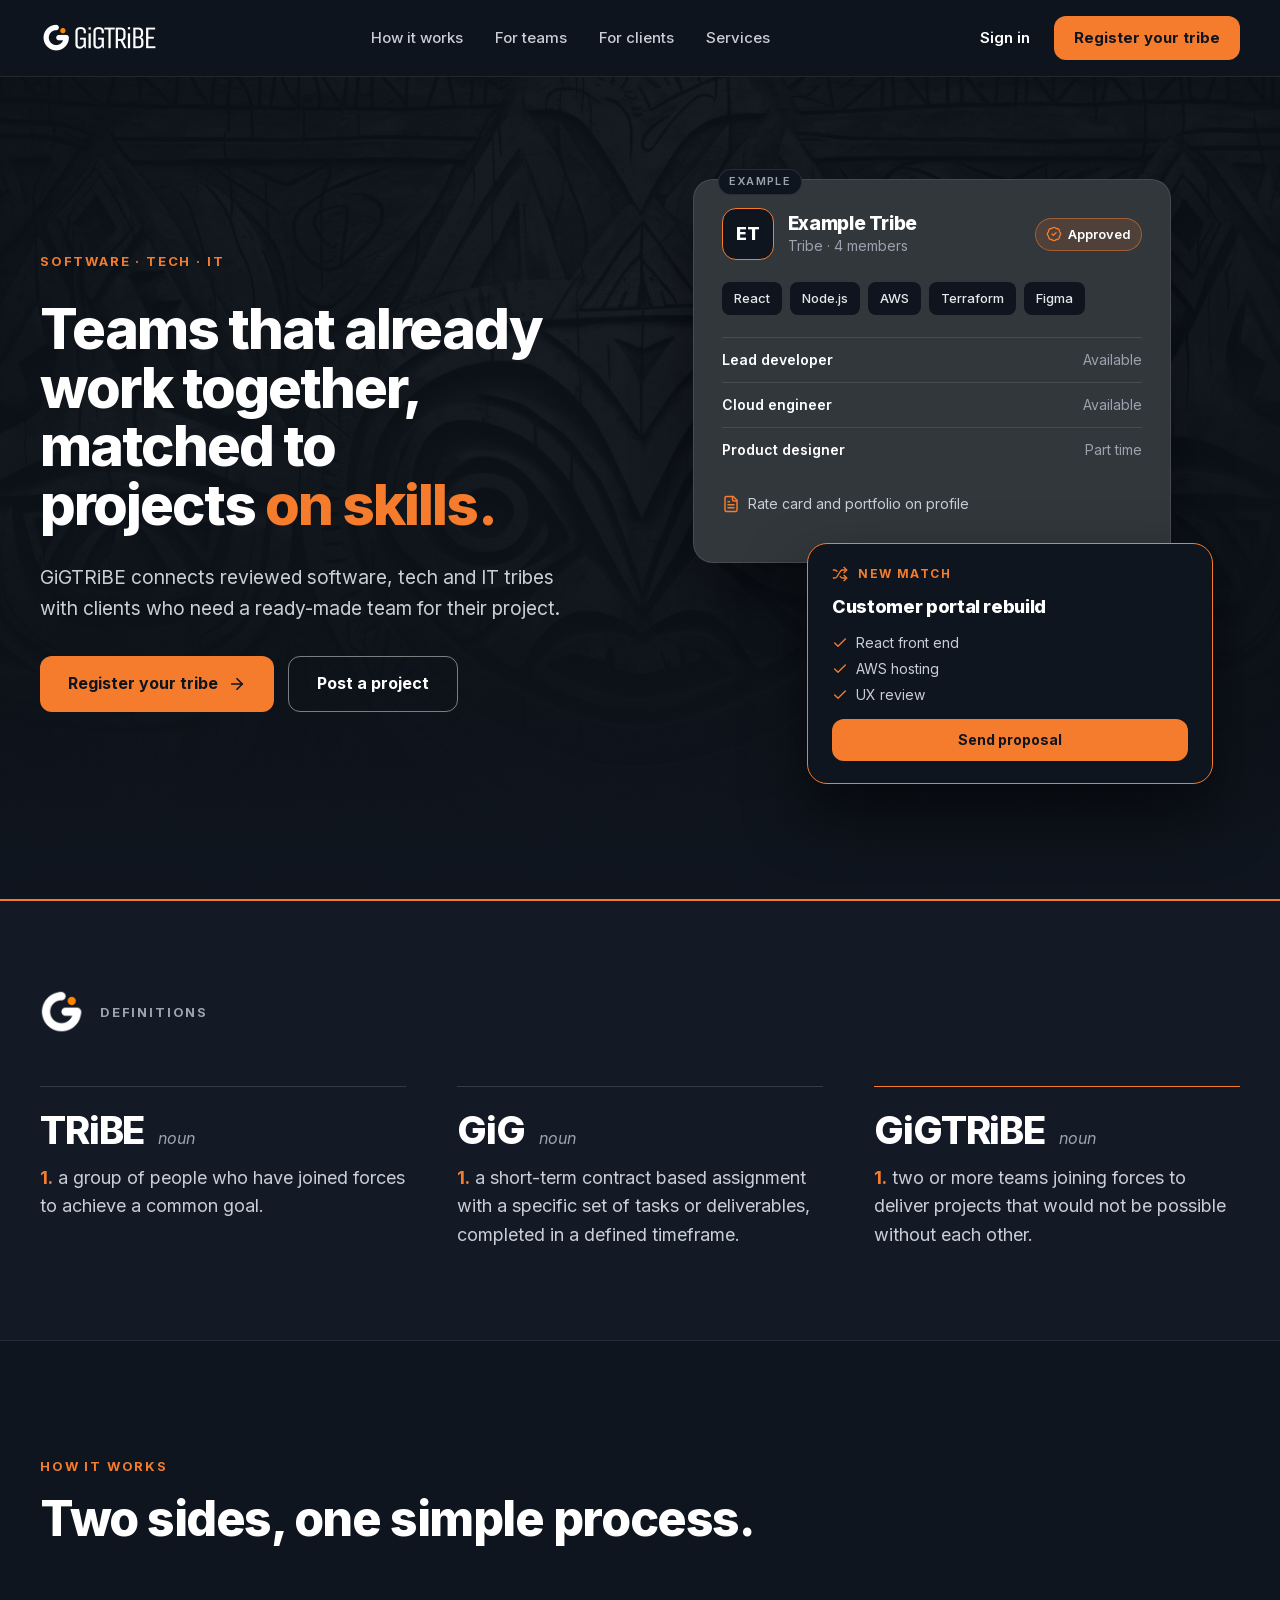
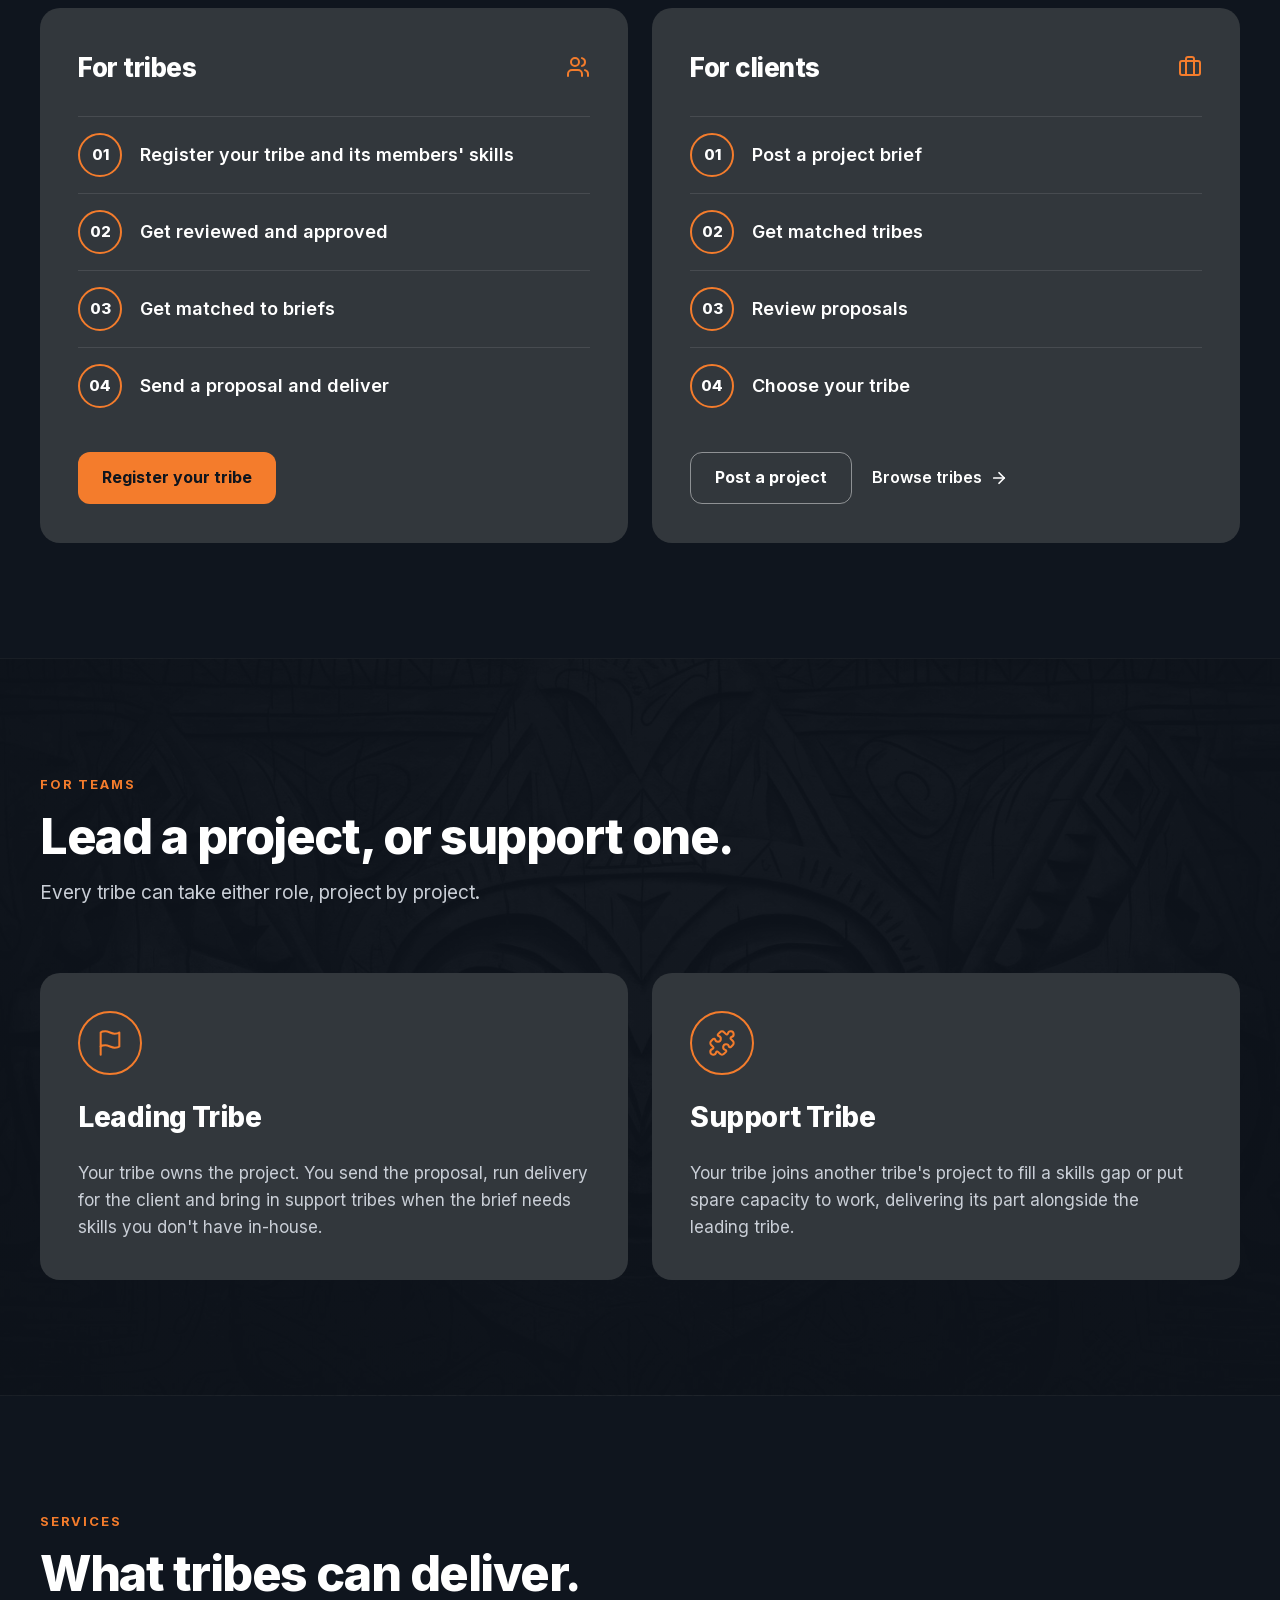
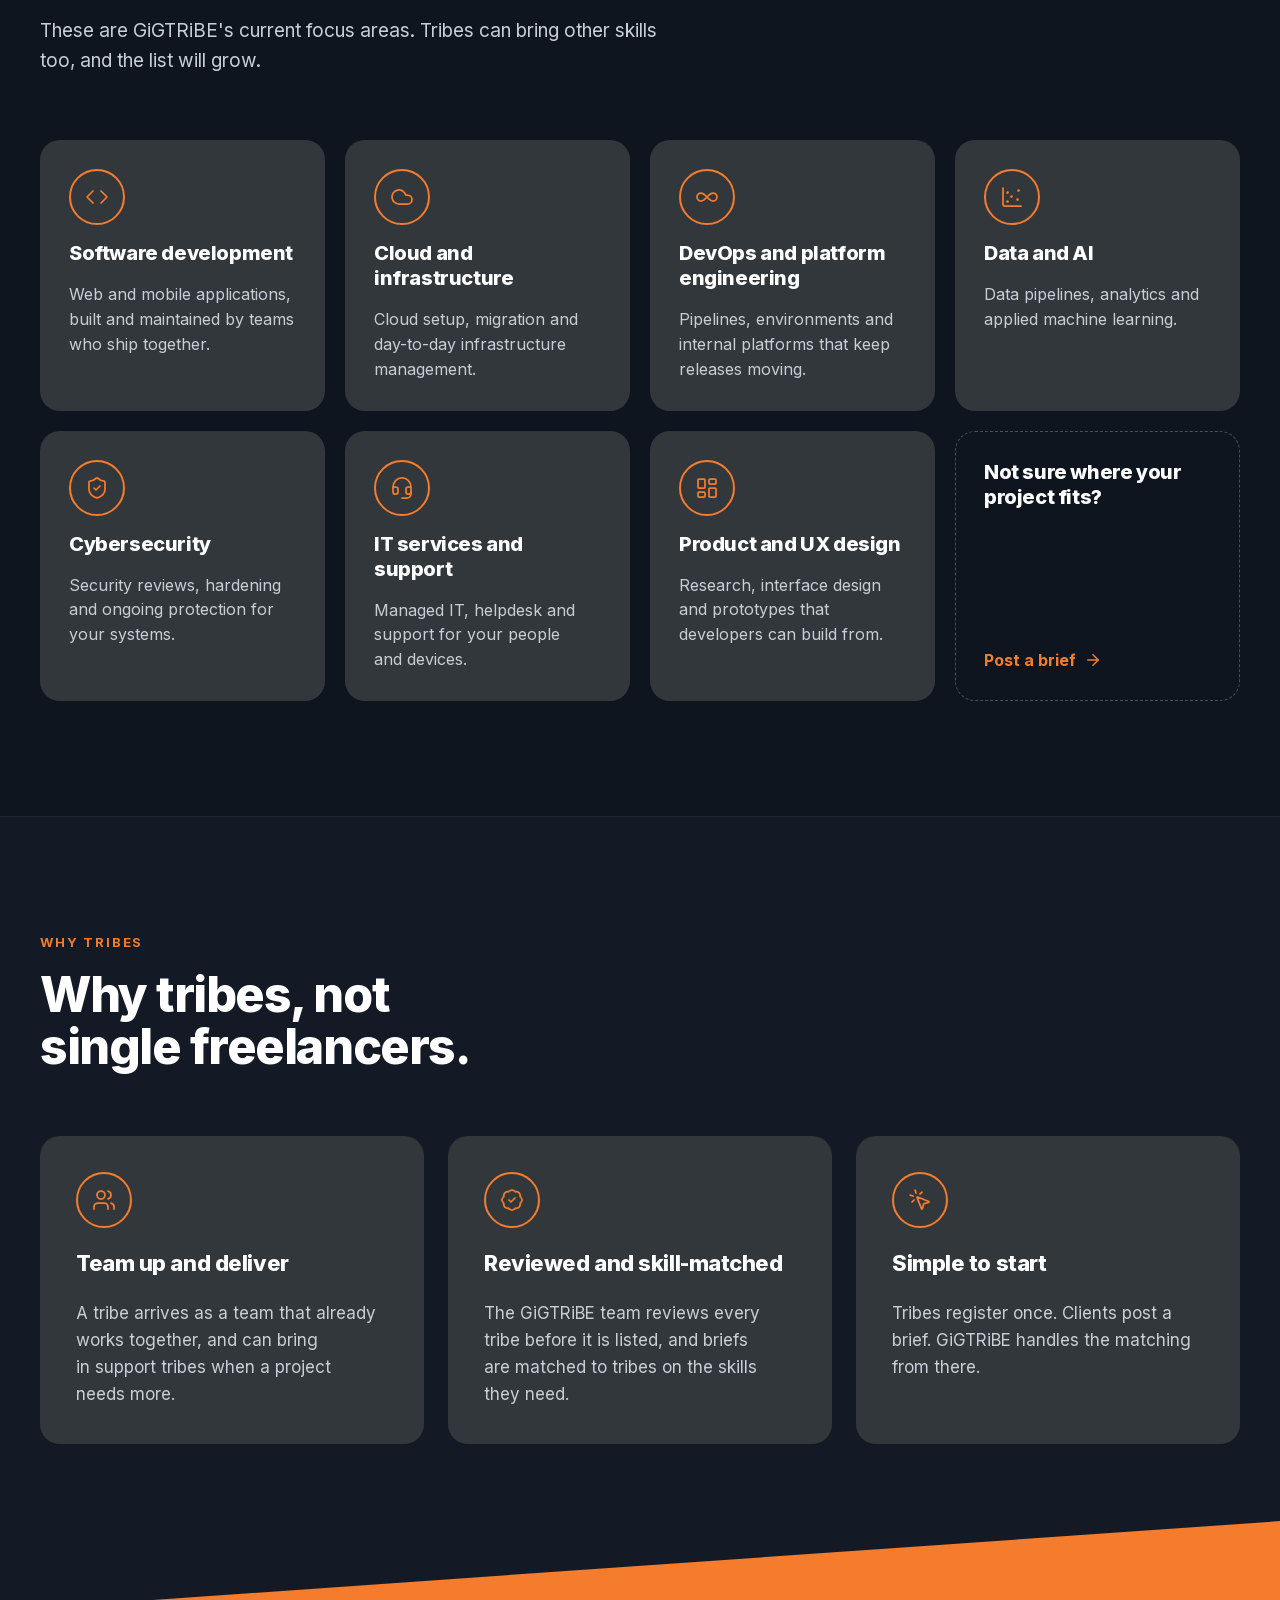
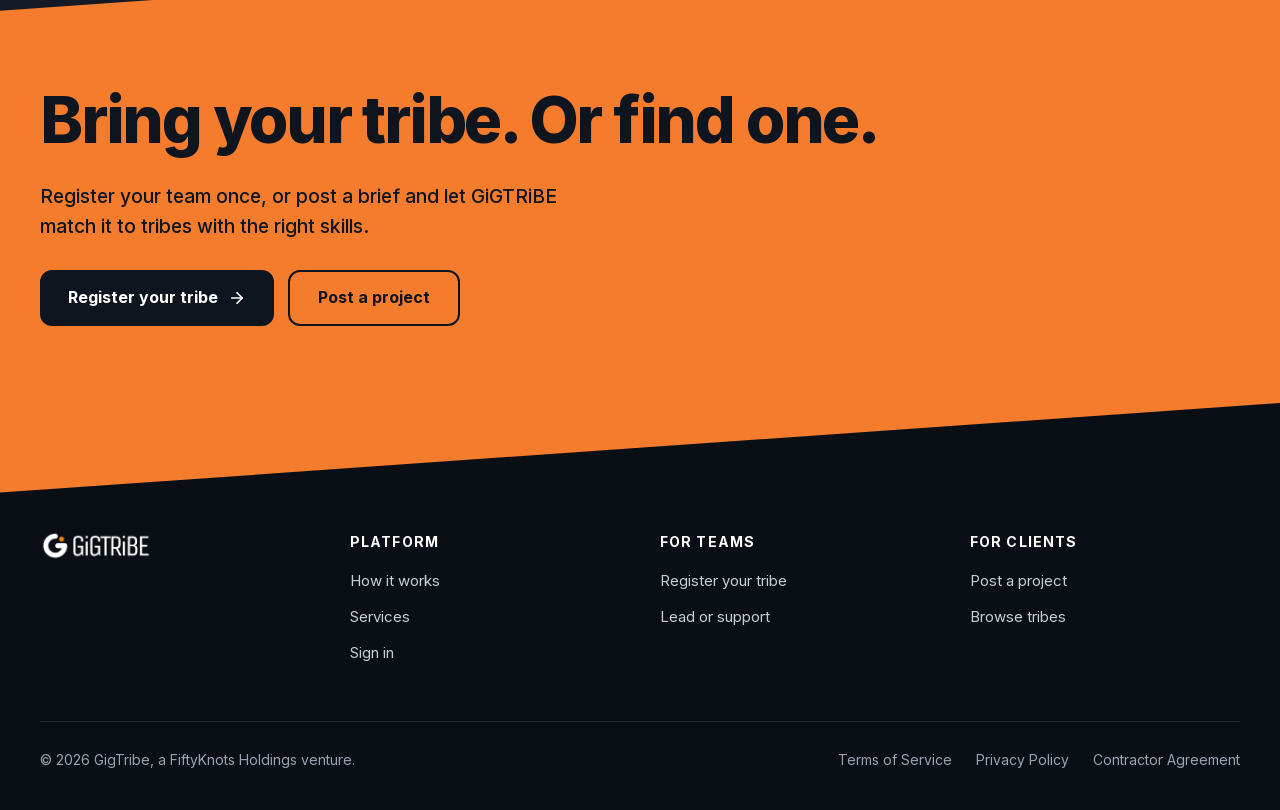
<file: index.html>
<!doctype html>
<html lang="en">
  <head>
    <meta charset="UTF-8" />
    <meta name="viewport" content="width=device-width, initial-scale=1.0" />
    <title>GiGTRiBE - Software and tech tribes, matched on skills</title>
    <meta
      name="description"
      content="Software, tech and IT teams that deliver together, matched to your project on skills. A FiftyKnots venture."
    />
    <link rel="canonical" href="https://gigtribe.com/" />
    <meta name="theme-color" content="#0F151E" />
    <link rel="icon" type="image/png" href="/favicon.png" />
    <link rel="preload" href="/fonts/inter-latin.woff2" as="font" type="font/woff2" crossorigin />

    <meta property="og:type" content="website" />
    <meta property="og:site_name" content="GiGTRiBE" />
    <meta property="og:title" content="GiGTRiBE - Software and tech tribes, matched on skills" />
    <meta
      property="og:description"
      content="Software, tech and IT teams that deliver together, matched to your project on skills. A FiftyKnots venture."
    />
    <meta property="og:url" content="https://gigtribe.com/" />
    <meta property="og:image" content="https://gigtribe.com/og-image.png" />
    <meta property="og:image:width" content="1200" />
    <meta property="og:image:height" content="630" />
    <meta property="og:image:alt" content="GiGTRiBE" />
    <meta name="twitter:card" content="summary_large_image" />
    <meta name="twitter:title" content="GiGTRiBE - Software and tech tribes, matched on skills" />
    <meta
      name="twitter:description"
      content="Software, tech and IT teams that deliver together, matched to your project on skills. A FiftyKnots venture."
    />
    <meta name="twitter:image" content="https://gigtribe.com/og-image.png" />
    <script type="module" crossorigin src="/assets/main-CziKTHOR.js"></script>
    <link rel="stylesheet" crossorigin href="/assets/main-BClQDHww.css">
  </head>
  <body>
    <div id="root" data-page="home"><a href="#main" class="gt-focus sr-only rounded bg-gt-accent px-4 py-2 font-bold text-gt-canvas focus:not-sr-only focus:fixed focus:top-3 focus:left-3 focus:z-[60]">Skip to content</a><header class="gt-header"><div class="gt-wrap flex h-[76px] items-center justify-between gap-6"><a href="#top" aria-label="GiGTRiBE home" class="gt-focus flex items-center rounded-lg"><img src="/gigtribe-logo-light.png" alt="GiGTRiBE" width="120" height="32" class="block h-8 w-auto"/></a><nav aria-label="Main" class="gt-desktop-only items-center gap-8 text-[15px] font-medium"><a href="#how-it-works" class="gt-nav-link gt-focus">How it works</a><a href="#for-teams" class="gt-nav-link gt-focus">For teams</a><a href="#for-clients" class="gt-nav-link gt-focus">For clients</a><a href="#services" class="gt-nav-link gt-focus">Services</a></nav><div class="gt-desktop-only items-center gap-6"><a href="https://app.gigtribe.com/login" class="gt-signin gt-focus">Sign in</a><a href="https://app.gigtribe.com/tribes/create/working?utm_source=gigtribe.com&amp;utm_medium=marketing-site&amp;utm_content=header" class="gt-btn gt-btn-primary gt-btn-sm gt-focus">Register your tribe</a></div><button type="button" class="gt-menu-button gt-compact-only gt-focus" aria-label="Open menu" aria-expanded="false" aria-controls="gt-mobile-menu"><svg xmlns="http://www.w3.org/2000/svg" width="22" height="22" viewBox="0 0 24 24" fill="none" stroke="currentColor" stroke-width="2" stroke-linecap="round" stroke-linejoin="round" class="lucide lucide-menu" aria-hidden="true"><line x1="4" x2="20" y1="12" y2="12"></line><line x1="4" x2="20" y1="6" y2="6"></line><line x1="4" x2="20" y1="18" y2="18"></line></svg></button></div></header><main id="main"><section id="top" class="gt-textured-hero relative"><div class="gt-wrap grid items-center gap-[clamp(40px,4vw,56px)] pt-[clamp(56px,8vw,120px)] pb-[clamp(72px,9vw,140px)] [grid-template-columns:repeat(auto-fit,minmax(min(100%,460px),1fr))]"><div class="flex flex-col gap-7"><div class="gt-eyebrow">Software · Tech · IT</div><h1 class="gt-h1">Teams that already work together, matched to projects<!-- --> <span class="text-gt-accent">on skills.</span></h1><p class="gt-lead max-w-[540px]">GiGTRiBE connects reviewed software, tech and IT tribes with clients who need a ready-made team for their project.</p><div class="flex flex-wrap gap-3.5 pt-1"><a href="https://app.gigtribe.com/tribes/create/working?utm_source=gigtribe.com&amp;utm_medium=marketing-site&amp;utm_content=top" class="gt-btn gt-btn-primary gt-btn-lg gt-focus">Register your tribe<svg xmlns="http://www.w3.org/2000/svg" width="18" height="18" viewBox="0 0 24 24" fill="none" stroke="currentColor" stroke-width="2.25" stroke-linecap="round" stroke-linejoin="round" class="lucide lucide-arrow-right" aria-hidden="true"><path d="M5 12h14"></path><path d="m12 5 7 7-7 7"></path></svg></a><a href="https://app.gigtribe.com/tribes/briefs/new?utm_source=gigtribe.com&amp;utm_medium=marketing-site&amp;utm_content=top" class="gt-btn gt-btn-outline gt-btn-lg gt-focus">Post a project</a></div></div><div aria-hidden="true" class="relative flex w-full max-w-[520px] flex-col justify-self-center"><div class="gt-card relative flex w-[92%] flex-col gap-[22px] border border-white/10 p-7 shadow-[0_30px_60px_rgb(0_0_0/0.45)]"><div class="absolute -top-[11px] left-6 rounded-full border border-white/10 bg-gt-canvas px-2.5 py-[3px] text-[11px] font-semibold tracking-[0.12em] text-gt-muted uppercase">Example</div><div class="flex items-center justify-between gap-3"><div class="flex items-center gap-3.5"><div class="flex h-[52px] w-[52px] items-center justify-center rounded-[14px] border-[1.5px] border-gt-accent bg-gt-canvas text-lg font-extrabold tracking-[-0.02em] text-white">ET</div><div><div class="text-[19px] leading-[1.2] font-extrabold tracking-[-0.02em] text-white">Example Tribe</div><div class="text-sm text-gt-muted">Tribe · 4 members</div></div></div><div class="flex items-center gap-1.5 rounded-full border border-gt-accent/50 bg-gt-accent/15 px-2.5 py-[5px] text-[13px] font-semibold text-white"><svg xmlns="http://www.w3.org/2000/svg" width="16" height="16" viewBox="0 0 24 24" fill="none" stroke="currentColor" stroke-width="2" stroke-linecap="round" stroke-linejoin="round" class="lucide lucide-badge-check text-gt-accent"><path d="M3.85 8.62a4 4 0 0 1 4.78-4.77 4 4 0 0 1 6.74 0 4 4 0 0 1 4.78 4.78 4 4 0 0 1 0 6.74 4 4 0 0 1-4.77 4.78 4 4 0 0 1-6.75 0 4 4 0 0 1-4.78-4.77 4 4 0 0 1 0-6.76Z"></path><path d="m9 12 2 2 4-4"></path></svg>Approved</div></div><div class="flex flex-wrap gap-2"><span class="gt-chip">React</span><span class="gt-chip">Node.js</span><span class="gt-chip">AWS</span><span class="gt-chip">Terraform</span><span class="gt-chip">Figma</span></div><div class="flex flex-col border-t border-white/10"><div class="flex items-center justify-between py-3 text-sm border-b border-white/10"><span class="font-semibold text-white">Lead developer</span><span class="text-gt-muted">Available</span></div><div class="flex items-center justify-between py-3 text-sm border-b border-white/10"><span class="font-semibold text-white">Cloud engineer</span><span class="text-gt-muted">Available</span></div><div class="flex items-center justify-between py-3 text-sm "><span class="font-semibold text-white">Product designer</span><span class="text-gt-muted">Part time</span></div></div><div class="flex items-center gap-2 pb-5 text-sm text-gt-body"><svg xmlns="http://www.w3.org/2000/svg" width="18" height="18" viewBox="0 0 24 24" fill="none" stroke="currentColor" stroke-width="2" stroke-linecap="round" stroke-linejoin="round" class="lucide lucide-file-text text-gt-accent"><path d="M15 2H6a2 2 0 0 0-2 2v16a2 2 0 0 0 2 2h12a2 2 0 0 0 2-2V7Z"></path><path d="M14 2v4a2 2 0 0 0 2 2h4"></path><path d="M10 9H8"></path><path d="M16 13H8"></path><path d="M16 17H8"></path></svg>Rate card and portfolio on profile</div></div><div class="relative -mt-5 flex w-[78%] flex-col gap-3.5 self-end rounded-[20px] border-[1.5px] border-gt-accent bg-gt-canvas px-6 py-[22px] shadow-[0_30px_60px_rgb(0_0_0/0.55)]"><div class="flex items-center gap-2.5 text-xs font-bold tracking-[0.12em] text-gt-accent uppercase"><svg xmlns="http://www.w3.org/2000/svg" width="16" height="16" viewBox="0 0 24 24" fill="none" stroke="currentColor" stroke-width="2" stroke-linecap="round" stroke-linejoin="round" class="lucide lucide-shuffle"><path d="m18 14 4 4-4 4"></path><path d="m18 2 4 4-4 4"></path><path d="M2 18h1.973a4 4 0 0 0 3.3-1.7l5.454-8.6a4 4 0 0 1 3.3-1.7H22"></path><path d="M2 6h1.972a4 4 0 0 1 3.6 2.2"></path><path d="M22 18h-6.041a4 4 0 0 1-3.3-1.8l-.359-.45"></path></svg>New match</div><div class="text-lg leading-[1.25] font-extrabold tracking-[-0.02em] text-white">Customer portal rebuild</div><div class="flex flex-col gap-1.5 text-sm"><div class="flex items-center gap-2"><svg xmlns="http://www.w3.org/2000/svg" width="16" height="16" viewBox="0 0 24 24" fill="none" stroke="currentColor" stroke-width="2" stroke-linecap="round" stroke-linejoin="round" class="lucide lucide-check text-gt-accent"><path d="M20 6 9 17l-5-5"></path></svg>React front end</div><div class="flex items-center gap-2"><svg xmlns="http://www.w3.org/2000/svg" width="16" height="16" viewBox="0 0 24 24" fill="none" stroke="currentColor" stroke-width="2" stroke-linecap="round" stroke-linejoin="round" class="lucide lucide-check text-gt-accent"><path d="M20 6 9 17l-5-5"></path></svg>AWS hosting</div><div class="flex items-center gap-2"><svg xmlns="http://www.w3.org/2000/svg" width="16" height="16" viewBox="0 0 24 24" fill="none" stroke="currentColor" stroke-width="2" stroke-linecap="round" stroke-linejoin="round" class="lucide lucide-check text-gt-accent"><path d="M20 6 9 17l-5-5"></path></svg>UX review</div></div><div class="flex h-[42px] items-center justify-center rounded-xl bg-gt-accent text-sm font-bold text-gt-canvas">Send proposal</div></div></div></div></section><section aria-label="Definitions" class="gt-definitions"><div class="gt-wrap flex flex-col gap-[clamp(36px,4vw,56px)] py-[clamp(56px,7vw,96px)]"><div class="flex items-center gap-4"><img src="/gigtribe-mark.png" alt="" width="44" height="44" class="block h-11 w-11"/><div class="text-[13px] font-bold tracking-[0.14em] text-gt-muted uppercase">Definitions</div></div><dl class="m-0 grid gap-[clamp(32px,4vw,56px)] [grid-template-columns:repeat(auto-fit,minmax(min(100%,300px),1fr))]"><div class="gt-definition flex flex-col gap-3.5 pt-6 "><dt class="flex flex-wrap items-baseline gap-3.5"><span class="gt-word">TRiBE</span><span class="text-base text-gt-muted italic">noun</span></dt><dd class="m-0 text-lg leading-[1.6] text-pretty"><span class="font-bold text-gt-accent">1.</span> <!-- -->a group of people who have joined forces to achieve a common goal.</dd></div><div class="gt-definition flex flex-col gap-3.5 pt-6 "><dt class="flex flex-wrap items-baseline gap-3.5"><span class="gt-word">GiG</span><span class="text-base text-gt-muted italic">noun</span></dt><dd class="m-0 text-lg leading-[1.6] text-pretty"><span class="font-bold text-gt-accent">1.</span> <!-- -->a short-term contract based assignment with a specific set of tasks or deliverables, completed in a defined timeframe.</dd></div><div class="gt-definition flex flex-col gap-3.5 pt-6 gt-definition-key"><dt class="flex flex-wrap items-baseline gap-3.5"><span class="gt-word">GiGTRiBE</span><span class="text-base text-gt-muted italic">noun</span></dt><dd class="m-0 text-lg leading-[1.6] text-pretty"><span class="font-bold text-gt-accent">1.</span> <!-- -->two or more teams joining forces to deliver projects that would not be possible without each other.</dd></div></dl></div></section><section id="how-it-works" class="gt-anchor"><div class="gt-wrap gt-section"><div class="flex max-w-[720px] flex-col gap-4"><div class="gt-eyebrow">How it works</div><h2 class="gt-h2">Two sides, one simple process.</h2></div><div class="grid gap-6 [grid-template-columns:repeat(auto-fit,minmax(min(100%,440px),1fr))]"><div class="gt-card flex scroll-mt-24 flex-col gap-7 p-[clamp(28px,3vw,40px)]"><div class="flex flex-wrap items-center justify-between gap-3"><h3 class="gt-h3 text-[26px]">For tribes</h3><svg xmlns="http://www.w3.org/2000/svg" width="24" height="24" viewBox="0 0 24 24" fill="none" stroke="currentColor" stroke-width="2" stroke-linecap="round" stroke-linejoin="round" class="lucide lucide-users text-gt-accent" aria-hidden="true"><path d="M16 21v-2a4 4 0 0 0-4-4H6a4 4 0 0 0-4 4v2"></path><circle cx="9" cy="7" r="4"></circle><path d="M22 21v-2a4 4 0 0 0-3-3.87"></path><path d="M16 3.13a4 4 0 0 1 0 7.75"></path></svg></div><ol class="m-0 flex list-none flex-col p-0"><li class="grid grid-cols-[44px_1fr] items-start gap-[18px] border-t border-white/10 py-4"><span class="gt-ring h-11 w-11 text-[15px] font-extrabold text-white">01</span><span class="pt-[9px] text-lg leading-[1.4] font-semibold text-white">Register your tribe and its members&#x27; skills</span></li><li class="grid grid-cols-[44px_1fr] items-start gap-[18px] border-t border-white/10 py-4"><span class="gt-ring h-11 w-11 text-[15px] font-extrabold text-white">02</span><span class="pt-[9px] text-lg leading-[1.4] font-semibold text-white">Get reviewed and approved</span></li><li class="grid grid-cols-[44px_1fr] items-start gap-[18px] border-t border-white/10 py-4"><span class="gt-ring h-11 w-11 text-[15px] font-extrabold text-white">03</span><span class="pt-[9px] text-lg leading-[1.4] font-semibold text-white">Get matched to briefs</span></li><li class="grid grid-cols-[44px_1fr] items-start gap-[18px] border-t border-white/10 py-4"><span class="gt-ring h-11 w-11 text-[15px] font-extrabold text-white">04</span><span class="pt-[9px] text-lg leading-[1.4] font-semibold text-white">Send a proposal and deliver</span></li></ol><div class="flex flex-wrap gap-3"><a href="https://app.gigtribe.com/tribes/create/working?utm_source=gigtribe.com&amp;utm_medium=marketing-site&amp;utm_content=how-it-works" class="gt-btn gt-btn-primary gt-btn-md gt-focus">Register your tribe</a></div></div><div id="for-clients" class="gt-card flex scroll-mt-24 flex-col gap-7 p-[clamp(28px,3vw,40px)]"><div class="flex flex-wrap items-center justify-between gap-3"><h3 class="gt-h3 text-[26px]">For clients</h3><svg xmlns="http://www.w3.org/2000/svg" width="24" height="24" viewBox="0 0 24 24" fill="none" stroke="currentColor" stroke-width="2" stroke-linecap="round" stroke-linejoin="round" class="lucide lucide-briefcase text-gt-accent" aria-hidden="true"><path d="M16 20V4a2 2 0 0 0-2-2h-4a2 2 0 0 0-2 2v16"></path><rect width="20" height="14" x="2" y="6" rx="2"></rect></svg></div><ol class="m-0 flex list-none flex-col p-0"><li class="grid grid-cols-[44px_1fr] items-start gap-[18px] border-t border-white/10 py-4"><span class="gt-ring h-11 w-11 text-[15px] font-extrabold text-white">01</span><span class="pt-[9px] text-lg leading-[1.4] font-semibold text-white">Post a project brief</span></li><li class="grid grid-cols-[44px_1fr] items-start gap-[18px] border-t border-white/10 py-4"><span class="gt-ring h-11 w-11 text-[15px] font-extrabold text-white">02</span><span class="pt-[9px] text-lg leading-[1.4] font-semibold text-white">Get matched tribes</span></li><li class="grid grid-cols-[44px_1fr] items-start gap-[18px] border-t border-white/10 py-4"><span class="gt-ring h-11 w-11 text-[15px] font-extrabold text-white">03</span><span class="pt-[9px] text-lg leading-[1.4] font-semibold text-white">Review proposals</span></li><li class="grid grid-cols-[44px_1fr] items-start gap-[18px] border-t border-white/10 py-4"><span class="gt-ring h-11 w-11 text-[15px] font-extrabold text-white">04</span><span class="pt-[9px] text-lg leading-[1.4] font-semibold text-white">Choose your tribe</span></li></ol><div class="flex flex-wrap gap-3"><a href="https://app.gigtribe.com/tribes/briefs/new?utm_source=gigtribe.com&amp;utm_medium=marketing-site&amp;utm_content=how-it-works" class="gt-btn gt-btn-outline gt-btn-md gt-focus">Post a project</a><a href="https://app.gigtribe.com/tribes?utm_source=gigtribe.com&amp;utm_medium=marketing-site&amp;utm_content=how-it-works" class="gt-btn gt-btn-text  gt-focus">Browse tribes<svg xmlns="http://www.w3.org/2000/svg" width="18" height="18" viewBox="0 0 24 24" fill="none" stroke="currentColor" stroke-width="2.25" stroke-linecap="round" stroke-linejoin="round" class="lucide lucide-arrow-right" aria-hidden="true"><path d="M5 12h14"></path><path d="m12 5 7 7-7 7"></path></svg></a></div></div></div></div></section><section id="for-teams" class="gt-anchor gt-textured relative border-y border-white/5"><div class="gt-wrap gt-section"><div class="flex max-w-[760px] flex-col gap-4"><div class="gt-eyebrow">For teams</div><h2 class="gt-h2">Lead a project, or support one.</h2><p class="gt-intro">Every tribe can take either role, project by project.</p></div><div class="grid gap-6 [grid-template-columns:repeat(auto-fit,minmax(min(100%,420px),1fr))]"><div class="gt-card flex flex-col gap-5 p-[clamp(28px,3vw,44px)]"><span class="gt-ring" style="width:64px;height:64px" aria-hidden="true"><svg xmlns="http://www.w3.org/2000/svg" width="28" height="28" viewBox="0 0 24 24" fill="none" stroke="currentColor" stroke-width="1.75" stroke-linecap="round" stroke-linejoin="round" class="lucide lucide-flag"><path d="M4 15s1-1 4-1 5 2 8 2 4-1 4-1V3s-1 1-4 1-5-2-8-2-4 1-4 1z"></path><line x1="4" x2="4" y1="22" y2="15"></line></svg></span><h3 class="gt-h3 text-[28px]">Leading Tribe</h3><p class="m-0 text-[17px] text-pretty">Your tribe owns the project. You send the proposal, run delivery for the client and bring in support tribes when the brief needs skills you don&#x27;t have in-house.</p></div><div class="gt-card flex flex-col gap-5 p-[clamp(28px,3vw,44px)]"><span class="gt-ring" style="width:64px;height:64px" aria-hidden="true"><svg xmlns="http://www.w3.org/2000/svg" width="28" height="28" viewBox="0 0 24 24" fill="none" stroke="currentColor" stroke-width="1.75" stroke-linecap="round" stroke-linejoin="round" class="lucide lucide-puzzle"><path d="M15.39 4.39a1 1 0 0 0 1.68-.474 2.5 2.5 0 1 1 3.014 3.015 1 1 0 0 0-.474 1.68l1.683 1.682a2.414 2.414 0 0 1 0 3.414L19.61 15.39a1 1 0 0 1-1.68-.474 2.5 2.5 0 1 0-3.014 3.015 1 1 0 0 1 .474 1.68l-1.683 1.682a2.414 2.414 0 0 1-3.414 0L8.61 19.61a1 1 0 0 0-1.68.474 2.5 2.5 0 1 1-3.014-3.015 1 1 0 0 0 .474-1.68l-1.683-1.682a2.414 2.414 0 0 1 0-3.414L4.39 8.61a1 1 0 0 1 1.68.474 2.5 2.5 0 1 0 3.014-3.015 1 1 0 0 1-.474-1.68l1.683-1.682a2.414 2.414 0 0 1 3.414 0z"></path></svg></span><h3 class="gt-h3 text-[28px]">Support Tribe</h3><p class="m-0 text-[17px] text-pretty">Your tribe joins another tribe&#x27;s project to fill a skills gap or put spare capacity to work, delivering its part alongside the leading tribe.</p></div></div></div></section><section id="services" class="gt-anchor"><div class="gt-wrap gt-section"><div class="flex max-w-[760px] flex-col gap-4"><div class="gt-eyebrow">Services</div><h2 class="gt-h2">What tribes can deliver.</h2><p class="gt-intro">These are GiGTRiBE&#x27;s current focus areas. Tribes can bring other skills too, and the list will grow.</p></div><ul class="m-0 grid list-none gap-5 p-0 [grid-template-columns:repeat(auto-fill,minmax(min(100%,270px),1fr))]"><li class="gt-card gt-service flex flex-col gap-4 p-7"><span class="gt-ring" style="width:56px;height:56px" aria-hidden="true"><svg xmlns="http://www.w3.org/2000/svg" width="24" height="24" viewBox="0 0 24 24" fill="none" stroke="currentColor" stroke-width="1.75" stroke-linecap="round" stroke-linejoin="round" class="lucide lucide-code"><polyline points="16 18 22 12 16 6"></polyline><polyline points="8 6 2 12 8 18"></polyline></svg></span><h3 class="gt-h3 text-xl leading-[1.25]">Software development</h3><p class="m-0 text-base leading-[1.55] text-pretty">Web and mobile applications, built and maintained by teams who ship together.</p></li><li class="gt-card gt-service flex flex-col gap-4 p-7"><span class="gt-ring" style="width:56px;height:56px" aria-hidden="true"><svg xmlns="http://www.w3.org/2000/svg" width="24" height="24" viewBox="0 0 24 24" fill="none" stroke="currentColor" stroke-width="1.75" stroke-linecap="round" stroke-linejoin="round" class="lucide lucide-cloud"><path d="M17.5 19H9a7 7 0 1 1 6.71-9h1.79a4.5 4.5 0 1 1 0 9Z"></path></svg></span><h3 class="gt-h3 text-xl leading-[1.25]">Cloud and infrastructure</h3><p class="m-0 text-base leading-[1.55] text-pretty">Cloud setup, migration and day-to-day infrastructure management.</p></li><li class="gt-card gt-service flex flex-col gap-4 p-7"><span class="gt-ring" style="width:56px;height:56px" aria-hidden="true"><svg xmlns="http://www.w3.org/2000/svg" width="24" height="24" viewBox="0 0 24 24" fill="none" stroke="currentColor" stroke-width="1.75" stroke-linecap="round" stroke-linejoin="round" class="lucide lucide-infinity"><path d="M6 16c5 0 7-8 12-8a4 4 0 0 1 0 8c-5 0-7-8-12-8a4 4 0 1 0 0 8"></path></svg></span><h3 class="gt-h3 text-xl leading-[1.25]">DevOps and platform engineering</h3><p class="m-0 text-base leading-[1.55] text-pretty">Pipelines, environments and internal platforms that keep releases moving.</p></li><li class="gt-card gt-service flex flex-col gap-4 p-7"><span class="gt-ring" style="width:56px;height:56px" aria-hidden="true"><svg xmlns="http://www.w3.org/2000/svg" width="24" height="24" viewBox="0 0 24 24" fill="none" stroke="currentColor" stroke-width="1.75" stroke-linecap="round" stroke-linejoin="round" class="lucide lucide-chart-scatter"><circle cx="7.5" cy="7.5" r=".5" fill="currentColor"></circle><circle cx="18.5" cy="5.5" r=".5" fill="currentColor"></circle><circle cx="11.5" cy="11.5" r=".5" fill="currentColor"></circle><circle cx="7.5" cy="16.5" r=".5" fill="currentColor"></circle><circle cx="17.5" cy="14.5" r=".5" fill="currentColor"></circle><path d="M3 3v16a2 2 0 0 0 2 2h16"></path></svg></span><h3 class="gt-h3 text-xl leading-[1.25]">Data and AI</h3><p class="m-0 text-base leading-[1.55] text-pretty">Data pipelines, analytics and applied machine learning.</p></li><li class="gt-card gt-service flex flex-col gap-4 p-7"><span class="gt-ring" style="width:56px;height:56px" aria-hidden="true"><svg xmlns="http://www.w3.org/2000/svg" width="24" height="24" viewBox="0 0 24 24" fill="none" stroke="currentColor" stroke-width="1.75" stroke-linecap="round" stroke-linejoin="round" class="lucide lucide-shield-check"><path d="M20 13c0 5-3.5 7.5-7.66 8.95a1 1 0 0 1-.67-.01C7.5 20.5 4 18 4 13V6a1 1 0 0 1 1-1c2 0 4.5-1.2 6.24-2.72a1.17 1.17 0 0 1 1.52 0C14.51 3.81 17 5 19 5a1 1 0 0 1 1 1z"></path><path d="m9 12 2 2 4-4"></path></svg></span><h3 class="gt-h3 text-xl leading-[1.25]">Cybersecurity</h3><p class="m-0 text-base leading-[1.55] text-pretty">Security reviews, hardening and ongoing protection for your systems.</p></li><li class="gt-card gt-service flex flex-col gap-4 p-7"><span class="gt-ring" style="width:56px;height:56px" aria-hidden="true"><svg xmlns="http://www.w3.org/2000/svg" width="24" height="24" viewBox="0 0 24 24" fill="none" stroke="currentColor" stroke-width="1.75" stroke-linecap="round" stroke-linejoin="round" class="lucide lucide-headset"><path d="M3 11h3a2 2 0 0 1 2 2v3a2 2 0 0 1-2 2H5a2 2 0 0 1-2-2v-5Zm0 0a9 9 0 1 1 18 0m0 0v5a2 2 0 0 1-2 2h-1a2 2 0 0 1-2-2v-3a2 2 0 0 1 2-2h3Z"></path><path d="M21 16v2a4 4 0 0 1-4 4h-5"></path></svg></span><h3 class="gt-h3 text-xl leading-[1.25]">IT services and support</h3><p class="m-0 text-base leading-[1.55] text-pretty">Managed IT, helpdesk and support for your people and devices.</p></li><li class="gt-card gt-service flex flex-col gap-4 p-7"><span class="gt-ring" style="width:56px;height:56px" aria-hidden="true"><svg xmlns="http://www.w3.org/2000/svg" width="24" height="24" viewBox="0 0 24 24" fill="none" stroke="currentColor" stroke-width="1.75" stroke-linecap="round" stroke-linejoin="round" class="lucide lucide-layout-dashboard"><rect width="7" height="9" x="3" y="3" rx="1"></rect><rect width="7" height="5" x="14" y="3" rx="1"></rect><rect width="7" height="9" x="14" y="12" rx="1"></rect><rect width="7" height="5" x="3" y="16" rx="1"></rect></svg></span><h3 class="gt-h3 text-xl leading-[1.25]">Product and UX design</h3><p class="m-0 text-base leading-[1.55] text-pretty">Research, interface design and prototypes that developers can build from.</p></li><li class="flex"><a href="https://app.gigtribe.com/tribes/briefs/new?utm_source=gigtribe.com&amp;utm_medium=marketing-site&amp;utm_content=services" class="gt-service-fallback gt-focus flex w-full flex-col justify-between gap-4 p-7"><span class="text-xl leading-[1.25] font-extrabold tracking-[-0.02em] text-white">Not sure where your project fits?</span><span class="flex items-center gap-2 text-base font-bold text-gt-accent">Post a brief<!-- --> <svg xmlns="http://www.w3.org/2000/svg" width="18" height="18" viewBox="0 0 24 24" fill="none" stroke="currentColor" stroke-width="2" stroke-linecap="round" stroke-linejoin="round" class="lucide lucide-arrow-right" aria-hidden="true"><path d="M5 12h14"></path><path d="m12 5 7 7-7 7"></path></svg></span></a></li></ul></div></section><section aria-labelledby="why-h" class="border-t border-white/5 bg-gt-raised"><div class="gt-wrap flex flex-col gap-[clamp(40px,5vw,64px)] pt-[clamp(72px,9vw,128px)] pb-[clamp(120px,14vw,200px)]"><div class="flex max-w-[760px] flex-col gap-4"><div class="gt-eyebrow">Why tribes</div><h2 id="why-h" class="gt-h2">Why tribes, not single freelancers.</h2></div><div class="grid gap-6 [grid-template-columns:repeat(auto-fit,minmax(min(100%,300px),1fr))]"><div class="gt-card flex flex-col gap-[18px] p-[clamp(28px,3vw,36px)]"><span class="gt-ring" style="width:56px;height:56px" aria-hidden="true"><svg xmlns="http://www.w3.org/2000/svg" width="24" height="24" viewBox="0 0 24 24" fill="none" stroke="currentColor" stroke-width="1.75" stroke-linecap="round" stroke-linejoin="round" class="lucide lucide-users"><path d="M16 21v-2a4 4 0 0 0-4-4H6a4 4 0 0 0-4 4v2"></path><circle cx="9" cy="7" r="4"></circle><path d="M22 21v-2a4 4 0 0 0-3-3.87"></path><path d="M16 3.13a4 4 0 0 1 0 7.75"></path></svg></span><h3 class="gt-h3 text-[22px]">Team up and deliver</h3><p class="m-0 text-[17px] text-pretty">A tribe arrives as a team that already works together, and can bring in support tribes when a project needs more.</p></div><div class="gt-card flex flex-col gap-[18px] p-[clamp(28px,3vw,36px)]"><span class="gt-ring" style="width:56px;height:56px" aria-hidden="true"><svg xmlns="http://www.w3.org/2000/svg" width="24" height="24" viewBox="0 0 24 24" fill="none" stroke="currentColor" stroke-width="1.75" stroke-linecap="round" stroke-linejoin="round" class="lucide lucide-badge-check"><path d="M3.85 8.62a4 4 0 0 1 4.78-4.77 4 4 0 0 1 6.74 0 4 4 0 0 1 4.78 4.78 4 4 0 0 1 0 6.74 4 4 0 0 1-4.77 4.78 4 4 0 0 1-6.75 0 4 4 0 0 1-4.78-4.77 4 4 0 0 1 0-6.76Z"></path><path d="m9 12 2 2 4-4"></path></svg></span><h3 class="gt-h3 text-[22px]">Reviewed and skill-matched</h3><p class="m-0 text-[17px] text-pretty">The GiGTRiBE team reviews every tribe before it is listed, and briefs are matched to tribes on the skills they need.</p></div><div class="gt-card flex flex-col gap-[18px] p-[clamp(28px,3vw,36px)]"><span class="gt-ring" style="width:56px;height:56px" aria-hidden="true"><svg xmlns="http://www.w3.org/2000/svg" width="24" height="24" viewBox="0 0 24 24" fill="none" stroke="currentColor" stroke-width="1.75" stroke-linecap="round" stroke-linejoin="round" class="lucide lucide-mouse-pointer-click"><path d="M14 4.1 12 6"></path><path d="m5.1 8-2.9-.8"></path><path d="m6 12-1.9 2"></path><path d="M7.2 2.2 8 5.1"></path><path d="M9.037 9.69a.498.498 0 0 1 .653-.653l11 4.5a.5.5 0 0 1-.074.949l-4.349 1.041a1 1 0 0 0-.74.739l-1.04 4.35a.5.5 0 0 1-.95.074z"></path></svg></span><h3 class="gt-h3 text-[22px]">Simple to start</h3><p class="m-0 text-[17px] text-pretty">Tribes register once. Clients post a brief. GiGTRiBE handles the matching from there.</p></div></div></div></section><section aria-labelledby="cta-h" class="gt-band gt-on-accent"><div class="gt-wrap flex flex-col items-start gap-7 py-[clamp(120px,13vw,200px)]"><h2 id="cta-h" class="gt-band-title">Bring your tribe. Or find one.</h2><p class="gt-band-body">Register your team once, or post a brief and let GiGTRiBE match it to tribes with the right skills.</p><div class="flex flex-wrap gap-3.5"><a href="https://app.gigtribe.com/tribes/create/working?utm_source=gigtribe.com&amp;utm_medium=marketing-site&amp;utm_content=cta" class="gt-btn gt-btn-ink gt-btn-lg gt-focus">Register your tribe<svg xmlns="http://www.w3.org/2000/svg" width="18" height="18" viewBox="0 0 24 24" fill="none" stroke="currentColor" stroke-width="2.25" stroke-linecap="round" stroke-linejoin="round" class="lucide lucide-arrow-right" aria-hidden="true"><path d="M5 12h14"></path><path d="m12 5 7 7-7 7"></path></svg></a><a href="https://app.gigtribe.com/tribes/briefs/new?utm_source=gigtribe.com&amp;utm_medium=marketing-site&amp;utm_content=cta" class="gt-btn gt-btn-ink-outline gt-btn-lg gt-focus">Post a project</a></div></div></section></main><footer id="footer" class="gt-footer"><div class="gt-wrap flex flex-col gap-14 pb-10"><div class="grid gap-10 [grid-template-columns:repeat(auto-fit,minmax(min(100%,180px),1fr))]"><div class="flex flex-col gap-5"><img src="/gigtribe-logo-light.png" alt="GiGTRiBE" width="113" height="30" class="h-[30px] w-auto self-start"/></div><nav aria-label="Platform" class="flex flex-col gap-3 text-[15px]"><div class="gt-footer-title">Platform</div><a href="#how-it-works" class="gt-footer-link gt-focus self-start rounded">How it works</a><a href="#services" class="gt-footer-link gt-focus self-start rounded">Services</a><a href="https://app.gigtribe.com/login" class="gt-footer-link gt-focus self-start rounded">Sign in</a></nav><nav aria-label="For teams" class="flex flex-col gap-3 text-[15px]"><div class="gt-footer-title">For teams</div><a href="https://app.gigtribe.com/tribes/create/working?utm_source=gigtribe.com&amp;utm_medium=marketing-site&amp;utm_content=footer" class="gt-footer-link gt-focus self-start rounded">Register your tribe</a><a href="#for-teams" class="gt-footer-link gt-focus self-start rounded">Lead or support</a></nav><nav aria-label="For clients" class="flex flex-col gap-3 text-[15px]"><div class="gt-footer-title">For clients</div><a href="https://app.gigtribe.com/tribes/briefs/new?utm_source=gigtribe.com&amp;utm_medium=marketing-site&amp;utm_content=footer" class="gt-footer-link gt-focus self-start rounded">Post a project</a><a href="https://app.gigtribe.com/tribes?utm_source=gigtribe.com&amp;utm_medium=marketing-site&amp;utm_content=footer" class="gt-footer-link gt-focus self-start rounded">Browse tribes</a></nav></div><div class="flex flex-wrap justify-between gap-x-8 gap-y-4 border-t border-white/10 pt-7 text-sm text-gt-muted"><p class="m-0">© 2026 GigTribe, a FiftyKnots Holdings venture.</p><nav aria-label="Legal" class="flex flex-wrap gap-x-6 gap-y-3"><a href="https://app.gigtribe.com/tribes/legal/terms" class="gt-legal-link gt-focus rounded">Terms of Service</a><a href="https://app.gigtribe.com/tribes/legal/privacy" class="gt-legal-link gt-focus rounded">Privacy Policy</a><a href="https://app.gigtribe.com/tribes/legal/contractor-agreement" class="gt-legal-link gt-focus rounded">Contractor Agreement</a></nav></div></div></footer></div>
  </body>
</html>
</file>
<file: assets/main-BClQDHww.css>
@layer properties{@supports ((-webkit-hyphens:none) and (not (margin-trim:inline))) or ((-moz-orient:inline) and (not (color:rgb(from red r g b)))){*,:before,:after,::backdrop{--tw-border-style:solid;--tw-leading:initial;--tw-font-weight:initial;--tw-tracking:initial;--tw-shadow:0 0 #0000;--tw-shadow-color:initial;--tw-shadow-alpha:100%;--tw-inset-shadow:0 0 #0000;--tw-inset-shadow-color:initial;--tw-inset-shadow-alpha:100%;--tw-ring-color:initial;--tw-ring-shadow:0 0 #0000;--tw-inset-ring-color:initial;--tw-inset-ring-shadow:0 0 #0000;--tw-ring-inset:initial;--tw-ring-offset-width:0px;--tw-ring-offset-color:#fff;--tw-ring-offset-shadow:0 0 #0000;--tw-outline-style:solid}}}@layer theme{:root,:host{--font-sans:"Inter", system-ui, -apple-system, "Segoe UI", sans-serif;--font-mono:ui-monospace, SFMono-Regular, Menlo, Monaco, Consolas, "Liberation Mono", "Courier New", monospace;--color-white:#fff;--spacing:.25rem;--text-xs:.75rem;--text-xs--line-height:calc(1 / .75);--text-sm:.875rem;--text-sm--line-height:calc(1.25 / .875);--text-base:1rem;--text-base--line-height: 1.5 ;--text-lg:1.125rem;--text-lg--line-height:calc(1.75 / 1.125);--text-xl:1.25rem;--text-xl--line-height:calc(1.75 / 1.25);--font-weight-medium:500;--font-weight-semibold:600;--font-weight-bold:700;--font-weight-extrabold:800;--radius-lg:.5rem;--radius-xl:.75rem;--default-font-family:var(--font-sans);--default-mono-font-family:var(--font-mono);--color-gt-canvas:#0f151e;--color-gt-canvas-deep:#0a0f16;--color-gt-raised:#131a25;--color-gt-card:#32373c;--color-gt-accent:#f47c2c;--color-gt-accent-hover:#ff9147;--color-gt-accent-press:#dc6a1d;--color-gt-accent-soft:#ffb27a;--color-gt-body:#c9ced6;--color-gt-muted:#9aa3ae;--color-gt-chip:#e4e7eb;--color-gt-white:#fff}}@layer base{*,:after,:before,::backdrop{box-sizing:border-box;border:0 solid;margin:0;padding:0}::file-selector-button{box-sizing:border-box;border:0 solid;margin:0;padding:0}html,:host{-webkit-text-size-adjust:100%;-moz-tab-size:4;-o-tab-size:4;tab-size:4;line-height:1.5;font-family:var(--default-font-family,-apple-system, BlinkMacSystemFont, "Segoe UI", Roboto, "Helvetica Neue", "Noto Sans", Arial, sans-serif, "Apple Color Emoji", "Segoe UI Emoji", "Segoe UI Symbol", "Noto Color Emoji");font-feature-settings:var(--default-font-feature-settings,normal);font-variation-settings:var(--default-font-variation-settings,normal);-webkit-tap-highlight-color:transparent}hr{height:0;color:inherit;border-top-width:1px}abbr:where([title]){-webkit-text-decoration:underline dotted;text-decoration:underline dotted}h1,h2,h3,h4,h5,h6{font-size:inherit;font-weight:inherit}a{color:inherit;-webkit-text-decoration:inherit;text-decoration:inherit}b,strong{font-weight:bolder}code,kbd,samp,pre{font-family:var(--default-mono-font-family,ui-monospace, SFMono-Regular, Menlo, Monaco, Consolas, "Liberation Mono", "Courier New", monospace);font-feature-settings:var(--default-mono-font-feature-settings,normal);font-variation-settings:var(--default-mono-font-variation-settings,normal);font-size:1em}small{font-size:80%}sub,sup{vertical-align:baseline;font-size:75%;line-height:0;position:relative}sub{bottom:-.25em}sup{top:-.5em}table{text-indent:0;border-color:inherit;border-collapse:collapse}:-moz-focusring:where(:not(iframe)){outline:auto}progress{vertical-align:baseline}summary{display:list-item}ol,ul,menu{list-style:none}img,svg,video,canvas,audio,iframe,embed,object{vertical-align:middle;display:block}img,video{max-width:100%;height:auto}button,input,select,optgroup,textarea{font:inherit;font-feature-settings:inherit;font-variation-settings:inherit;letter-spacing:inherit;color:inherit;opacity:1;background-color:#0000;border-radius:0}::file-selector-button{font:inherit;font-feature-settings:inherit;font-variation-settings:inherit;letter-spacing:inherit;color:inherit;opacity:1;background-color:#0000;border-radius:0}:where(select:is([multiple],[size])) optgroup{font-weight:bolder}:where(select:is([multiple],[size])) optgroup option{padding-inline-start:20px}::file-selector-button{margin-inline-end:4px}::-moz-placeholder{opacity:1}::placeholder{opacity:1}@supports (not (-webkit-appearance:-apple-pay-button)) or (contain-intrinsic-size:1px){::-moz-placeholder{color:currentColor}::placeholder{color:currentColor}@supports (color:color-mix(in lab,red,red)){::-moz-placeholder{color:color-mix(in oklab,currentcolor 50%,transparent)}::placeholder{color:color-mix(in oklab,currentcolor 50%,transparent)}}}textarea{resize:vertical}::-webkit-search-decoration{-webkit-appearance:none}::-webkit-date-and-time-value{min-height:1lh;text-align:inherit}::-webkit-datetime-edit{display:inline-flex}::-webkit-datetime-edit-fields-wrapper{padding:0}::-webkit-datetime-edit{padding-block:0}::-webkit-datetime-edit-year-field{padding-block:0}::-webkit-datetime-edit-month-field{padding-block:0}::-webkit-datetime-edit-day-field{padding-block:0}::-webkit-datetime-edit-hour-field{padding-block:0}::-webkit-datetime-edit-minute-field{padding-block:0}::-webkit-datetime-edit-second-field{padding-block:0}::-webkit-datetime-edit-millisecond-field{padding-block:0}::-webkit-datetime-edit-meridiem-field{padding-block:0}::-webkit-calendar-picker-indicator{line-height:1}:-moz-ui-invalid{box-shadow:none}button,input:where([type=button],[type=reset],[type=submit]){-webkit-appearance:button;-moz-appearance:button;appearance:button}::file-selector-button{-webkit-appearance:button;-moz-appearance:button;appearance:button}::-webkit-inner-spin-button{height:auto}::-webkit-outer-spin-button{height:auto}[hidden]:where(:not([hidden=until-found])){display:none!important}html{scroll-behavior:smooth}body{background:var(--color-gt-canvas);color:var(--color-gt-body);font-family:var(--font-sans);-webkit-font-smoothing:antialiased;margin:0;font-size:17px;line-height:1.6}a{color:var(--color-gt-accent)}a:hover{color:var(--color-gt-accent-hover)}@media(prefers-reduced-motion:reduce){html{scroll-behavior:auto}}}@layer components{.gt-wrap{max-width:1280px;margin:0 auto;padding-left:clamp(20px,4vw,40px);padding-right:clamp(20px,4vw,40px)}.gt-section{flex-direction:column;gap:clamp(40px,5vw,64px);padding-top:clamp(72px,9vw,128px);padding-bottom:clamp(72px,9vw,128px);display:flex}.gt-anchor{scroll-margin-top:76px}.gt-textured{background-color:var(--color-gt-canvas);background-image:linear-gradient(#0f151edb,#0f151edb),url(/texture.jpg);background-position:50%;background-size:cover}.gt-textured-hero{background-color:var(--color-gt-canvas);background-image:linear-gradient(180deg,#0f151eb8 0%,#0f151ecc 70%,var(--color-gt-canvas) 100%),url(/texture.jpg);background-position:50%;background-size:cover}.gt-rule{border-color:#ffffff14}.gt-eyebrow{letter-spacing:.14em;text-transform:uppercase;color:var(--color-gt-accent);font-size:13px;font-weight:700}.gt-h1{color:var(--color-gt-white);letter-spacing:-.035em;text-wrap:balance;margin:0;font-size:clamp(42px,4.4vw,64px);font-weight:800;line-height:1.04}.gt-h2{color:var(--color-gt-white);letter-spacing:-.03em;text-wrap:balance;margin:0;font-size:clamp(34px,3.8vw,54px);font-weight:800;line-height:1.06}.gt-h3{color:var(--color-gt-white);letter-spacing:-.02em;margin:0;font-weight:800}.gt-lead{text-wrap:pretty;margin:0;font-size:clamp(18px,1.5vw,21px);line-height:1.6}.gt-intro{text-wrap:pretty;max-width:620px;margin:0;font-size:19px}.gt-focus{outline:none}.gt-focus:focus-visible{outline:3px solid var(--color-gt-accent-soft);outline-offset:3px}.gt-btn{border-radius:12px;justify-content:center;align-items:center;gap:10px;font-weight:700;text-decoration:none;transition:background-color .15s,border-color .15s,color .15s;display:inline-flex}.gt-btn-lg{height:56px;padding:0 28px;font-size:16px}.gt-btn-md{height:52px;padding:0 24px;font-size:16px}.gt-btn-sm{height:44px;padding:0 20px;font-size:15px}.gt-btn-primary,.gt-btn-primary:hover{color:var(--color-gt-canvas)}.gt-btn-primary{background:var(--color-gt-accent)}.gt-btn-primary:hover{background:var(--color-gt-accent-hover)}.gt-btn-primary:active{background:var(--color-gt-accent-press)}.gt-btn-outline{color:var(--color-gt-white);background:0 0;border:1.5px solid #ffffff73}.gt-btn-outline:hover{border-color:var(--color-gt-accent);color:var(--color-gt-accent);background:#f47c2c14}.gt-btn-outline:active{background:#f47c2c29}.gt-btn-text{height:52px;color:var(--color-gt-white);gap:8px;padding:0 8px;font-size:16px;font-weight:600}.gt-btn-text:hover{color:var(--color-gt-accent)}.gt-btn-ink{background:var(--color-gt-canvas);color:var(--color-gt-white)}.gt-btn-ink:hover{background:var(--color-gt-card);color:var(--color-gt-white)}.gt-btn-ink:active{background:var(--color-gt-canvas-deep)}.gt-btn-ink-outline{border:2px solid var(--color-gt-canvas);color:var(--color-gt-canvas);background:0 0}.gt-btn-ink-outline:hover{color:var(--color-gt-canvas);background:#0f151e1a}.gt-btn-ink-outline:active{background:#0f151e2e}.gt-on-accent .gt-focus:focus-visible{outline-color:var(--color-gt-canvas)}.gt-card{background:var(--color-gt-card);border-radius:20px}.gt-ring{border:2px solid var(--color-gt-accent);color:var(--color-gt-accent);border-radius:9999px;flex:none;justify-content:center;align-items:center;display:flex}.gt-chip{color:var(--color-gt-chip);background:var(--color-gt-canvas);border-radius:8px;padding:6px 12px;font-size:13px;font-weight:500}.gt-header{z-index:50;-webkit-backdrop-filter:blur(12px);background:#0f151ee0;border-bottom:1px solid #ffffff14;position:sticky;top:0}.gt-nav-link{color:var(--color-gt-body);border-radius:6px;text-decoration:none}.gt-nav-link:hover{color:var(--color-gt-white)}.gt-signin{color:var(--color-gt-white);border-radius:6px;font-size:15px;font-weight:600;text-decoration:none}.gt-signin:hover{color:var(--color-gt-accent)}.gt-desktop-only{display:none}.gt-compact-only{display:flex}@media(min-width:960px){.gt-desktop-only{display:flex}.gt-compact-only{display:none}}.gt-menu-button{width:44px;height:44px;color:var(--color-gt-white);cursor:pointer;background:0 0;border:1.5px solid #ffffff40;border-radius:12px;justify-content:center;align-items:center}.gt-menu-link{color:var(--color-gt-white);border-bottom:1px solid #ffffff0f;padding:12px 0;font-size:18px;font-weight:600;text-decoration:none}.gt-menu-link:hover{color:var(--color-gt-accent)}.gt-definitions{background:var(--color-gt-raised);border-top:2px solid var(--color-gt-accent);border-bottom:1px solid #ffffff14}.gt-definition{border-top:1px solid #ffffff24}.gt-definition-key{border-top-color:var(--color-gt-accent)}.gt-word{color:var(--color-gt-white);letter-spacing:-.03em;font-size:clamp(32px,3vw,42px);font-weight:800;line-height:1}.gt-service{border:1px solid #0000;transition:border-color .15s}.gt-service:hover{border-color:#f47c2c80}.gt-service-fallback{color:var(--color-gt-body);border:1.5px dashed #ffffff40;border-radius:20px;text-decoration:none;transition:border-color .15s}.gt-service-fallback:hover{border-color:var(--color-gt-accent);color:var(--color-gt-body)}.gt-band{z-index:2;background:var(--color-gt-accent);clip-path:polygon(0 clamp(48px,7vw,110px),100% 0,100% calc(100% - clamp(48px,7vw,110px)),0 100%);margin-top:clamp(-120px,-8vw,-60px);margin-bottom:clamp(-100px,-7vw,-48px);position:relative}.gt-band-title{color:var(--color-gt-canvas);letter-spacing:-.035em;text-wrap:balance;max-width:900px;margin:0;font-size:clamp(38px,5vw,72px);font-weight:800;line-height:1.02}.gt-band-body{color:var(--color-gt-canvas);text-wrap:pretty;max-width:560px;margin:0;font-size:clamp(18px,1.5vw,21px);font-weight:500}.gt-footer{background:var(--color-gt-canvas-deep);padding-top:clamp(100px,10vw,160px)}.gt-footer-title{color:var(--color-gt-white);letter-spacing:.08em;text-transform:uppercase;margin-bottom:4px;font-size:14px;font-weight:700}.gt-footer-link{color:var(--color-gt-body);text-decoration:none}.gt-footer-link:hover{color:var(--color-gt-white)}.gt-legal-link{color:var(--color-gt-muted);text-decoration:none}.gt-legal-link:hover{color:var(--color-gt-white)}}@layer utilities{.sr-only{clip-path:inset(50%);white-space:nowrap;border-width:0;width:1px;height:1px;margin:-1px;padding:0;position:absolute;overflow:hidden}.absolute{position:absolute}.relative{position:relative}.-top-\[11px\]{top:-11px}.left-6{left:calc(var(--spacing) * 6)}.container{width:100%}@media(min-width:40rem){.container{max-width:40rem}}@media(min-width:48rem){.container{max-width:48rem}}@media(min-width:64rem){.container{max-width:64rem}}@media(min-width:80rem){.container{max-width:80rem}}@media(min-width:96rem){.container{max-width:96rem}}.m-0{margin:0}.-mt-5{margin-top:calc(var(--spacing) * -5)}.mt-2{margin-top:calc(var(--spacing) * 2)}.block{display:block}.flex{display:flex}.grid{display:grid}.hidden{display:none}.inline{display:inline}.table{display:table}.h-8{height:calc(var(--spacing) * 8)}.h-11{height:calc(var(--spacing) * 11)}.h-\[30px\]{height:30px}.h-\[42px\]{height:42px}.h-\[52px\]{height:52px}.h-\[76px\]{height:76px}.min-h-\[60vh\]{min-height:60vh}.w-11{width:calc(var(--spacing) * 11)}.w-\[52px\]{width:52px}.w-\[78\%\]{width:78%}.w-\[92\%\]{width:92%}.w-auto{width:auto}.w-full{width:100%}.max-w-\[520px\]{max-width:520px}.max-w-\[540px\]{max-width:540px}.max-w-\[560px\]{max-width:560px}.max-w-\[720px\]{max-width:720px}.max-w-\[760px\]{max-width:760px}.grow{flex-grow:1}.scroll-mt-24{scroll-margin-top:calc(var(--spacing) * 24)}.list-none{list-style-type:none}.\[grid-template-columns\:repeat\(auto-fill\,minmax\(min\(100\%\,270px\)\,1fr\)\)\]{grid-template-columns:repeat(auto-fill,minmax(min(100%,270px),1fr))}.\[grid-template-columns\:repeat\(auto-fit\,minmax\(min\(100\%\,180px\)\,1fr\)\)\]{grid-template-columns:repeat(auto-fit,minmax(min(100%,180px),1fr))}.\[grid-template-columns\:repeat\(auto-fit\,minmax\(min\(100\%\,300px\)\,1fr\)\)\]{grid-template-columns:repeat(auto-fit,minmax(min(100%,300px),1fr))}.\[grid-template-columns\:repeat\(auto-fit\,minmax\(min\(100\%\,420px\)\,1fr\)\)\]{grid-template-columns:repeat(auto-fit,minmax(min(100%,420px),1fr))}.\[grid-template-columns\:repeat\(auto-fit\,minmax\(min\(100\%\,440px\)\,1fr\)\)\]{grid-template-columns:repeat(auto-fit,minmax(min(100%,440px),1fr))}.\[grid-template-columns\:repeat\(auto-fit\,minmax\(min\(100\%\,460px\)\,1fr\)\)\]{grid-template-columns:repeat(auto-fit,minmax(min(100%,460px),1fr))}.grid-cols-\[44px_1fr\]{grid-template-columns:44px 1fr}.flex-col{flex-direction:column}.flex-wrap{flex-wrap:wrap}.items-baseline{align-items:baseline}.items-center{align-items:center}.items-start{align-items:flex-start}.justify-between{justify-content:space-between}.justify-center{justify-content:center}.gap-1{gap:var(--spacing)}.gap-1\.5{gap:calc(var(--spacing) * 1.5)}.gap-2{gap:calc(var(--spacing) * 2)}.gap-2\.5{gap:calc(var(--spacing) * 2.5)}.gap-3{gap:calc(var(--spacing) * 3)}.gap-3\.5{gap:calc(var(--spacing) * 3.5)}.gap-4{gap:calc(var(--spacing) * 4)}.gap-5{gap:calc(var(--spacing) * 5)}.gap-6{gap:calc(var(--spacing) * 6)}.gap-7{gap:calc(var(--spacing) * 7)}.gap-8{gap:calc(var(--spacing) * 8)}.gap-10{gap:calc(var(--spacing) * 10)}.gap-14{gap:calc(var(--spacing) * 14)}.gap-\[18px\]{gap:18px}.gap-\[22px\]{gap:22px}.gap-\[clamp\(32px\,4vw\,56px\)\]{gap:clamp(32px,4vw,56px)}.gap-\[clamp\(36px\,4vw\,56px\)\]{gap:clamp(36px,4vw,56px)}.gap-\[clamp\(40px\,4vw\,56px\)\]{gap:clamp(40px,4vw,56px)}.gap-\[clamp\(40px\,5vw\,64px\)\]{gap:clamp(40px,5vw,64px)}.gap-x-6{-moz-column-gap:calc(var(--spacing) * 6);column-gap:calc(var(--spacing) * 6)}.gap-x-8{-moz-column-gap:calc(var(--spacing) * 8);column-gap:calc(var(--spacing) * 8)}.gap-y-3{row-gap:calc(var(--spacing) * 3)}.gap-y-4{row-gap:calc(var(--spacing) * 4)}.self-end{align-self:flex-end}.self-start{align-self:flex-start}.justify-self-center{justify-self:center}.rounded{border-radius:.25rem}.rounded-\[14px\]{border-radius:14px}.rounded-\[20px\]{border-radius:20px}.rounded-full{border-radius:3.40282e38px}.rounded-lg{border-radius:var(--radius-lg)}.rounded-xl{border-radius:var(--radius-xl)}.border{border-style:var(--tw-border-style);border-width:1px}.border-\[1\.5px\]{border-style:var(--tw-border-style);border-width:1.5px}.border-y{border-block-style:var(--tw-border-style);border-block-width:1px}.border-t{border-top-style:var(--tw-border-style);border-top-width:1px}.border-b{border-bottom-style:var(--tw-border-style);border-bottom-width:1px}.border-b-0{border-bottom-style:var(--tw-border-style);border-bottom-width:0}.border-gt-accent{border-color:var(--color-gt-accent)}.border-gt-accent\/50{border-color:#f47c2c80}@supports (color:color-mix(in lab,red,red)){.border-gt-accent\/50{border-color:color-mix(in oklab,var(--color-gt-accent) 50%,transparent)}}.border-white\/5{border-color:#ffffff0d}@supports (color:color-mix(in lab,red,red)){.border-white\/5{border-color:color-mix(in oklab,var(--color-white) 5%,transparent)}}.border-white\/10{border-color:#ffffff1a}@supports (color:color-mix(in lab,red,red)){.border-white\/10{border-color:color-mix(in oklab,var(--color-white) 10%,transparent)}}.bg-gt-accent{background-color:var(--color-gt-accent)}.bg-gt-accent\/15{background-color:#f47c2c26}@supports (color:color-mix(in lab,red,red)){.bg-gt-accent\/15{background-color:color-mix(in oklab,var(--color-gt-accent) 15%,transparent)}}.bg-gt-canvas{background-color:var(--color-gt-canvas)}.bg-gt-raised{background-color:var(--color-gt-raised)}.p-0{padding:0}.p-7{padding:calc(var(--spacing) * 7)}.p-\[clamp\(28px\,3vw\,36px\)\]{padding:clamp(28px,3vw,36px)}.p-\[clamp\(28px\,3vw\,40px\)\]{padding:clamp(28px,3vw,40px)}.p-\[clamp\(28px\,3vw\,44px\)\]{padding:clamp(28px,3vw,44px)}.px-2\.5{padding-inline:calc(var(--spacing) * 2.5)}.px-4{padding-inline:calc(var(--spacing) * 4)}.px-6{padding-inline:calc(var(--spacing) * 6)}.py-2{padding-block:calc(var(--spacing) * 2)}.py-3{padding-block:calc(var(--spacing) * 3)}.py-4{padding-block:calc(var(--spacing) * 4)}.py-\[3px\]{padding-block:3px}.py-\[5px\]{padding-block:5px}.py-\[22px\]{padding-block:22px}.py-\[clamp\(56px\,7vw\,96px\)\]{padding-block:clamp(56px,7vw,96px)}.py-\[clamp\(72px\,9vw\,128px\)\]{padding-block:clamp(72px,9vw,128px)}.py-\[clamp\(120px\,13vw\,200px\)\]{padding-block:clamp(120px,13vw,200px)}.pt-1{padding-top:var(--spacing)}.pt-3{padding-top:calc(var(--spacing) * 3)}.pt-6{padding-top:calc(var(--spacing) * 6)}.pt-7{padding-top:calc(var(--spacing) * 7)}.pt-\[9px\]{padding-top:9px}.pt-\[clamp\(56px\,8vw\,120px\)\]{padding-top:clamp(56px,8vw,120px)}.pt-\[clamp\(72px\,9vw\,128px\)\]{padding-top:clamp(72px,9vw,128px)}.pb-5{padding-bottom:calc(var(--spacing) * 5)}.pb-6{padding-bottom:calc(var(--spacing) * 6)}.pb-10{padding-bottom:calc(var(--spacing) * 10)}.pb-\[clamp\(72px\,9vw\,140px\)\]{padding-bottom:clamp(72px,9vw,140px)}.pb-\[clamp\(120px\,14vw\,200px\)\]{padding-bottom:clamp(120px,14vw,200px)}.text-base{font-size:var(--text-base);line-height:var(--tw-leading,var(--text-base--line-height))}.text-lg{font-size:var(--text-lg);line-height:var(--tw-leading,var(--text-lg--line-height))}.text-sm{font-size:var(--text-sm);line-height:var(--tw-leading,var(--text-sm--line-height))}.text-xl{font-size:var(--text-xl);line-height:var(--tw-leading,var(--text-xl--line-height))}.text-xs{font-size:var(--text-xs);line-height:var(--tw-leading,var(--text-xs--line-height))}.text-\[11px\]{font-size:11px}.text-\[13px\]{font-size:13px}.text-\[15px\]{font-size:15px}.text-\[17px\]{font-size:17px}.text-\[19px\]{font-size:19px}.text-\[22px\]{font-size:22px}.text-\[26px\]{font-size:26px}.text-\[28px\]{font-size:28px}.leading-\[1\.2\]{--tw-leading:1.2;line-height:1.2}.leading-\[1\.4\]{--tw-leading:1.4;line-height:1.4}.leading-\[1\.6\]{--tw-leading:1.6;line-height:1.6}.leading-\[1\.25\]{--tw-leading:1.25;line-height:1.25}.leading-\[1\.55\]{--tw-leading:1.55;line-height:1.55}.font-bold{--tw-font-weight:var(--font-weight-bold);font-weight:var(--font-weight-bold)}.font-extrabold{--tw-font-weight:var(--font-weight-extrabold);font-weight:var(--font-weight-extrabold)}.font-medium{--tw-font-weight:var(--font-weight-medium);font-weight:var(--font-weight-medium)}.font-semibold{--tw-font-weight:var(--font-weight-semibold);font-weight:var(--font-weight-semibold)}.tracking-\[-0\.02em\]{--tw-tracking:-.02em;letter-spacing:-.02em}.tracking-\[0\.12em\]{--tw-tracking:.12em;letter-spacing:.12em}.tracking-\[0\.14em\]{--tw-tracking:.14em;letter-spacing:.14em}.text-pretty{text-wrap:pretty}.text-gt-accent{color:var(--color-gt-accent)}.text-gt-body{color:var(--color-gt-body)}.text-gt-canvas{color:var(--color-gt-canvas)}.text-gt-muted{color:var(--color-gt-muted)}.text-white{color:var(--color-white)}.uppercase{text-transform:uppercase}.italic{font-style:italic}.shadow-\[0_30px_60px_rgb\(0_0_0\/0\.45\)\]{--tw-shadow:0 30px 60px var(--tw-shadow-color,#00000073);box-shadow:var(--tw-inset-shadow),var(--tw-inset-ring-shadow),var(--tw-ring-offset-shadow),var(--tw-ring-shadow),var(--tw-shadow)}.shadow-\[0_30px_60px_rgb\(0_0_0\/0\.55\)\]{--tw-shadow:0 30px 60px var(--tw-shadow-color,#0000008c);box-shadow:var(--tw-inset-shadow),var(--tw-inset-ring-shadow),var(--tw-ring-offset-shadow),var(--tw-ring-shadow),var(--tw-shadow)}.outline{outline-style:var(--tw-outline-style);outline-width:1px}.focus\:not-sr-only:focus{clip-path:none;white-space:normal;width:auto;height:auto;margin:0;padding:0;position:static;overflow:visible}.focus\:fixed:focus{position:fixed}.focus\:top-3:focus{top:calc(var(--spacing) * 3)}.focus\:left-3:focus{left:calc(var(--spacing) * 3)}.focus\:z-\[60\]:focus{z-index:60}}@font-face{font-family:Inter;font-style:normal;font-weight:400 800;font-display:swap;src:url(/fonts/inter-latin.woff2)format("woff2");unicode-range:U+??,U+131,U+152-153,U+2BB-2BC,U+2C6,U+2DA,U+2DC,U+304,U+308,U+329,U+2000-206F,U+20AC,U+2122,U+2191,U+2193,U+2212,U+2215,U+FEFF,U+FFFD}@font-face{font-family:Inter;font-style:normal;font-weight:400 800;font-display:swap;src:url(/fonts/inter-latin-ext.woff2)format("woff2");unicode-range:U+100-2BA,U+2BD-2C5,U+2C7-2CC,U+2CE-2D7,U+2DD-2FF,U+304,U+308,U+329,U+1D00-1DBF,U+1E00-1E9F,U+1EF2-1EFF,U+2020,U+20A0-20AB,U+20AD-20C4,U+2113,U+2C60-2C7F,U+A720-A7FF}@font-face{font-family:Inter;font-style:italic;font-weight:400;font-display:swap;src:url(/fonts/inter-latin-italic.woff2)format("woff2");unicode-range:U+??,U+131,U+152-153,U+2BB-2BC,U+2C6,U+2DA,U+2DC,U+304,U+308,U+329,U+2000-206F,U+20AC,U+2122,U+2191,U+2193,U+2212,U+2215,U+FEFF,U+FFFD}@property --tw-border-style{syntax:"*";inherits:false;initial-value:solid}@property --tw-leading{syntax:"*";inherits:false}@property --tw-font-weight{syntax:"*";inherits:false}@property --tw-tracking{syntax:"*";inherits:false}@property --tw-shadow{syntax:"*";inherits:false;initial-value:0 0 #0000}@property --tw-shadow-color{syntax:"*";inherits:false}@property --tw-shadow-alpha{syntax:"<percentage>";inherits:false;initial-value:100%}@property --tw-inset-shadow{syntax:"*";inherits:false;initial-value:0 0 #0000}@property --tw-inset-shadow-color{syntax:"*";inherits:false}@property --tw-inset-shadow-alpha{syntax:"<percentage>";inherits:false;initial-value:100%}@property --tw-ring-color{syntax:"*";inherits:false}@property --tw-ring-shadow{syntax:"*";inherits:false;initial-value:0 0 #0000}@property --tw-inset-ring-color{syntax:"*";inherits:false}@property --tw-inset-ring-shadow{syntax:"*";inherits:false;initial-value:0 0 #0000}@property --tw-ring-inset{syntax:"*";inherits:false}@property --tw-ring-offset-width{syntax:"<length>";inherits:false;initial-value:0}@property --tw-ring-offset-color{syntax:"*";inherits:false;initial-value:#fff}@property --tw-ring-offset-shadow{syntax:"*";inherits:false;initial-value:0 0 #0000}@property --tw-outline-style{syntax:"*";inherits:false;initial-value:solid}
</file>
